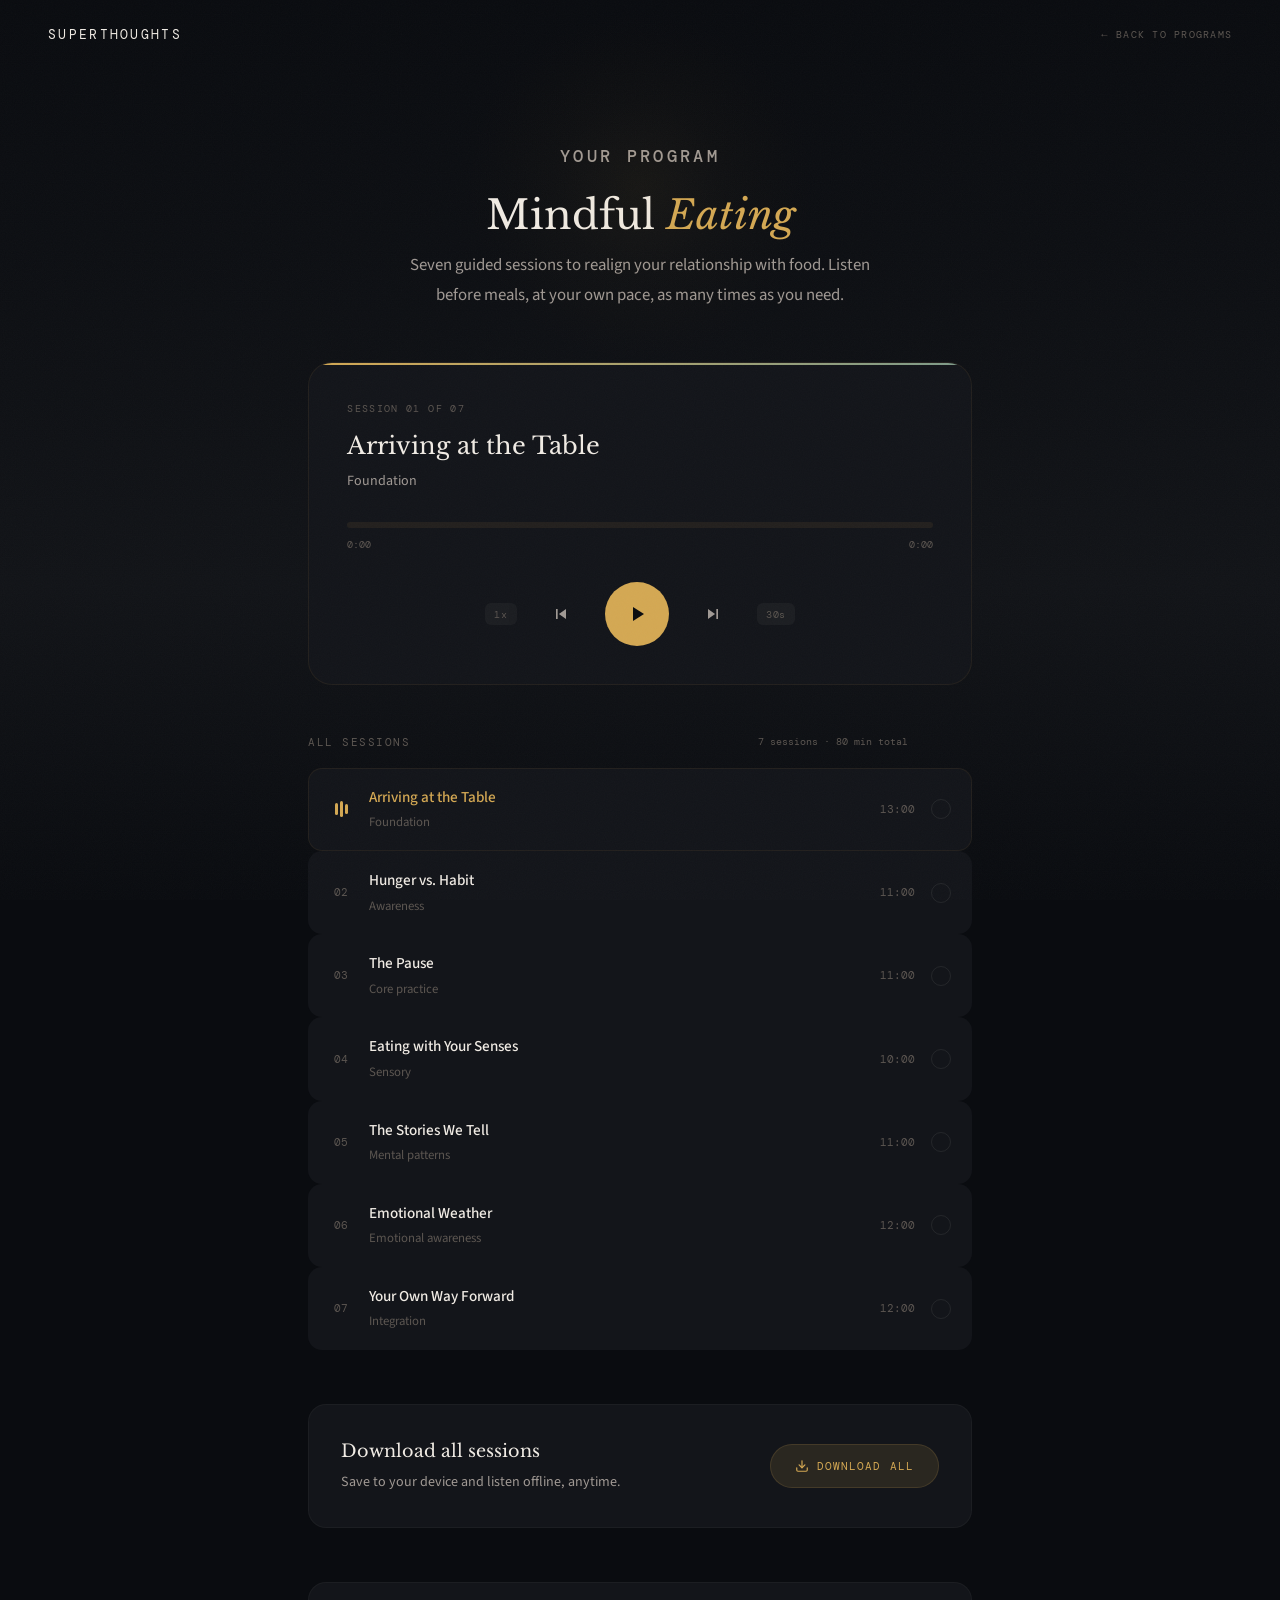
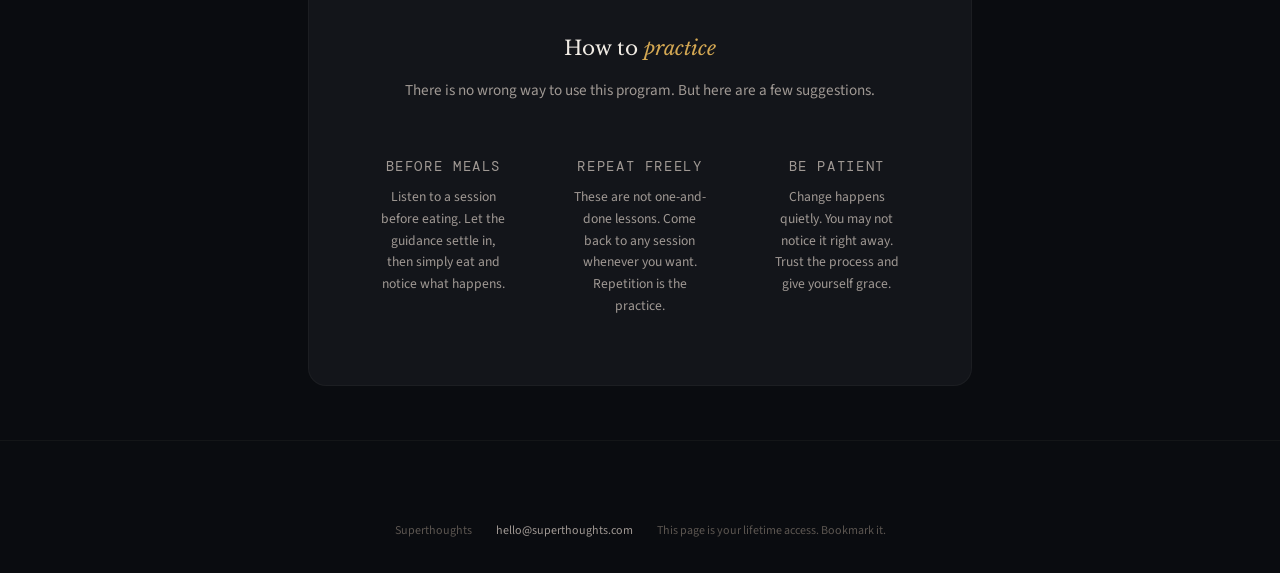
<file: listen.html>
<!DOCTYPE html>
<html lang="en">
<head>
  <meta charset="UTF-8">
  <meta name="viewport" content="width=device-width, initial-scale=1.0">
  <link rel="icon" type="image/svg+xml" href="data:image/svg+xml,<svg xmlns='http://www.w3.org/2000/svg' viewBox='0 0 100 100'><rect width='100' height='100' rx='18' fill='%230a0c10'/><text x='50' y='72' font-family='Georgia,serif' font-size='68' font-weight='400' font-style='italic' fill='%23d4a853' text-anchor='middle'>S</text></svg>">
  <title>Your Program — Mindful Eating — Superthoughts</title>
  <meta name="robots" content="noindex, nofollow">
  <link rel="preconnect" href="https://fonts.googleapis.com">
  <link rel="preconnect" href="https://fonts.gstatic.com" crossorigin>
  <link href="https://fonts.googleapis.com/css2?family=Libre+Baskerville:ital,wght@0,400;0,700;1,400&family=DM+Mono:wght@400;500&family=Source+Sans+3:wght@400;500;600&display=swap" rel="stylesheet">
  <link rel="stylesheet" href="style.css">
  <style>
    body {
      background-image: linear-gradient(180deg, #0a0c10 0%, #0e1014 35%, #121418 65%, #0a0c10 100%);
      background-attachment: fixed;
      min-height: 100vh;
    }

    .container { max-width: 760px; }

    /* Welcome */
    .welcome {
      padding: clamp(3rem, 8vh, 5rem) 0 clamp(2rem, 4vh, 3rem);
      text-align: center;
      position: relative;
    }

    .welcome h1 {
      font-family: var(--font-display);
      font-size: clamp(1.75rem, 4vw, 2.5rem);
      font-weight: 400;
      line-height: 1.2;
      margin-bottom: 0.75rem;
    }

    .welcome h1 em { font-style: italic; color: var(--amber); }

    .welcome p {
      font-size: 1.05rem;
      color: var(--text-muted);
      max-width: 480px;
      margin: 0 auto;
      line-height: 1.75;
    }

    /* Player */
    .now-playing { padding: 1rem 0 2rem; }

    .player-card {
      background: var(--bg-card);
      border: 1px solid rgba(212, 168, 83, 0.08);
      border-radius: 24px;
      padding: clamp(1.5rem, 3vw, 2.5rem);
      position: relative;
      overflow: hidden;
    }

    .player-card::before {
      content: '';
      position: absolute;
      top: 0; left: 0; right: 0;
      height: 2px;
      background: linear-gradient(90deg, var(--amber), var(--sage));
    }

    .player-session-label {
      font-family: var(--font-mono);
      font-size: 0.6rem;
      text-transform: uppercase;
      letter-spacing: 0.14em;
      color: var(--text-faint);
      margin-bottom: 0.5rem;
    }

    .player-session-title {
      font-family: var(--font-display);
      font-size: clamp(1.2rem, 2.5vw, 1.5rem);
      font-weight: 400;
      margin-bottom: 0.25rem;
    }

    .player-session-focus {
      font-size: 0.88rem;
      color: var(--text-muted);
      margin-bottom: 1.75rem;
    }

    .player-progress {
      width: 100%;
      height: 6px;
      background: rgba(212, 168, 83, 0.08);
      border-radius: 3px;
      cursor: pointer;
      margin-bottom: 0.5rem;
      position: relative;
    }

    .player-progress-fill {
      height: 100%;
      background: linear-gradient(90deg, var(--amber), var(--sage));
      border-radius: 3px;
      width: 35%;
      transition: width 0.1s linear;
      position: relative;
    }

    .player-progress-fill::after {
      content: '';
      position: absolute;
      right: -5px; top: 50%;
      transform: translateY(-50%);
      width: 14px; height: 14px;
      background: var(--amber);
      border-radius: 50%;
      box-shadow: 0 0 12px rgba(212, 168, 83, 0.2);
      opacity: 0;
      transition: opacity 0.2s;
    }

    .player-card:hover .player-progress-fill::after { opacity: 1; }

    .player-times {
      display: flex;
      justify-content: space-between;
      font-family: var(--font-mono);
      font-size: 0.65rem;
      color: var(--text-faint);
      margin-bottom: 1.75rem;
    }

    .player-controls {
      display: flex;
      align-items: center;
      justify-content: center;
      gap: 1.5rem;
    }

    .player-btn {
      background: none;
      border: none;
      color: var(--text-muted);
      cursor: pointer;
      transition: color 0.2s, transform 0.2s;
      display: flex;
      align-items: center;
      justify-content: center;
    }

    .player-btn:hover { color: var(--text); }
    .player-btn--skip { width: 40px; height: 40px; }

    .player-btn--play {
      width: 64px; height: 64px;
      background: var(--amber);
      border-radius: 50%;
      color: var(--bg);
      transition: transform 0.2s var(--ease), box-shadow 0.2s;
    }

    .player-btn--play:hover {
      transform: scale(1.06);
      box-shadow: 0 4px 24px rgba(212, 168, 83, 0.3);
      color: var(--bg);
    }

    .player-btn--speed {
      font-family: var(--font-mono);
      font-size: 0.65rem;
      letter-spacing: 0.05em;
      color: var(--text-faint);
      padding: 0.3rem 0.6rem;
      border-radius: 6px;
      background: rgba(240, 235, 228, 0.04);
    }

    .player-btn--speed:hover { background: rgba(240, 235, 228, 0.08); }

    /* Sessions list */
    .sessions { padding: 1rem 0 clamp(3rem, 6vh, 5rem); }

    .sessions-header {
      display: flex;
      align-items: center;
      justify-content: space-between;
      margin-bottom: 1rem;
    }

    .sessions-title {
      font-family: var(--font-mono);
      font-size: 0.68rem;
      text-transform: uppercase;
      letter-spacing: 0.14em;
      color: var(--text-faint);
    }

    .sessions-meta {
      font-family: var(--font-mono);
      font-size: 0.62rem;
      color: var(--text-faint);
    }

    .session-item {
      display: flex;
      align-items: center;
      gap: 1rem;
      padding: 1rem 1.25rem;
      border-radius: 14px;
      cursor: pointer;
      transition: background 0.2s;
      border: 1px solid transparent;
    }

    .session-item:hover { background: rgba(212, 168, 83, 0.03); }

    .session-item.active {
      background: var(--bg-card);
      border-color: rgba(212, 168, 83, 0.08);
    }

    .session-number {
      font-family: var(--font-mono);
      font-size: 0.7rem;
      color: var(--text-faint);
      width: 24px;
      text-align: center;
      flex-shrink: 0;
    }

    .session-item.active .session-number { color: var(--amber); }

    .session-playing-icon {
      display: none;
      width: 24px;
      justify-content: center;
      align-items: center;
      gap: 2px;
      flex-shrink: 0;
    }

    .session-item.active .session-playing-icon { display: flex; }
    .session-item.active .session-number { display: none; }

    .session-playing-icon span {
      width: 3px;
      background: var(--amber);
      border-radius: 2px;
      animation: bars 0.8s ease-in-out infinite;
    }

    .session-playing-icon span:nth-child(1) { height: 12px; animation-delay: 0s; }
    .session-playing-icon span:nth-child(2) { height: 16px; animation-delay: 0.15s; }
    .session-playing-icon span:nth-child(3) { height: 10px; animation-delay: 0.3s; }

    @keyframes bars {
      0%, 100% { transform: scaleY(0.5); }
      50% { transform: scaleY(1); }
    }

    .session-info { flex: 1; min-width: 0; }
    .session-name { font-size: 0.95rem; font-weight: 500; color: var(--text); margin-bottom: 0.1rem; }
    .session-item.active .session-name { color: var(--amber); }
    .session-focus { font-size: 0.8rem; color: var(--text-faint); }
    .session-duration { font-family: var(--font-mono); font-size: 0.7rem; color: var(--text-faint); flex-shrink: 0; }

    .session-check {
      width: 20px; height: 20px;
      border-radius: 50%;
      border: 1.5px solid rgba(240, 235, 228, 0.08);
      flex-shrink: 0;
      display: flex;
      align-items: center;
      justify-content: center;
      transition: all 0.3s;
    }

    .session-check.completed { background: var(--sage); border-color: var(--sage); }
    .session-check.completed svg { opacity: 1; }
    .session-check svg { opacity: 0; transition: opacity 0.3s; }

    /* Download */
    .download-section { padding: 0 0 clamp(3rem, 6vh, 5rem); }

    .download-card {
      background: var(--bg-card);
      border: 1px solid rgba(240, 235, 228, 0.04);
      border-radius: 18px;
      padding: 2rem;
      display: flex;
      align-items: center;
      justify-content: space-between;
      gap: 1.5rem;
    }

    .download-info h3 { font-family: var(--font-display); font-size: 1.1rem; font-weight: 400; margin-bottom: 0.25rem; }
    .download-info p { font-size: 0.88rem; color: var(--text-muted); }

    .download-btn {
      display: inline-flex;
      align-items: center;
      gap: 0.5rem;
      padding: 0.7rem 1.5rem;
      border-radius: 50px;
      background: var(--amber-deep);
      color: var(--amber);
      font-family: var(--font-mono);
      font-size: 0.7rem;
      text-transform: uppercase;
      letter-spacing: 0.1em;
      border: 1px solid rgba(212, 168, 83, 0.15);
      transition: all 0.3s;
      cursor: pointer;
      white-space: nowrap;
    }

    .download-btn:hover {
      background: rgba(212, 168, 83, 0.18);
      border-color: rgba(212, 168, 83, 0.3);
    }

    /* Guide */
    .guide-note { padding: 0 0 clamp(3rem, 6vh, 5rem); }

    .guide-card {
      background: var(--bg-card);
      border: 1px solid rgba(240, 235, 228, 0.04);
      border-radius: 18px;
      padding: clamp(2rem, 4vw, 3rem);
      text-align: center;
    }

    .guide-card h3 { font-family: var(--font-display); font-size: 1.25rem; font-weight: 400; margin-bottom: 0.75rem; }
    .guide-card h3 em { font-style: italic; color: var(--amber); }
    .guide-card > p { font-size: 0.95rem; color: var(--text-muted); max-width: 480px; margin: 0 auto; line-height: 1.8; }

    .guide-tips {
      display: grid;
      grid-template-columns: repeat(3, 1fr);
      gap: 1.5rem;
      margin-top: 2rem;
      text-align: center;
    }

    .guide-tip { padding: 1.25rem; }
    .guide-tip-icon { font-family: var(--font-mono); font-size: 0.6rem; text-transform: uppercase; letter-spacing: 0.12em; color: var(--amber); margin-bottom: 0.5rem; }
    .guide-tip p { font-size: 0.85rem; color: var(--text-muted); line-height: 1.6; }

    /* Breathing */
    .breath-canvas { position: fixed; inset: 0; z-index: 0; pointer-events: none; overflow: hidden; }
    .breath-orb { position: absolute; border-radius: 50%; filter: blur(80px); opacity: 0; transition: opacity 1.5s ease; }
    .breath-canvas.active .breath-orb { opacity: 1; }

    .breath-orb--1 {
      width: 300px; height: 300px;
      background: radial-gradient(circle, rgba(212, 168, 83, 0.08) 0%, transparent 70%);
      top: 20%; left: 30%;
      animation: breathe1 8s ease-in-out infinite;
    }

    .breath-orb--2 {
      width: 250px; height: 250px;
      background: radial-gradient(circle, rgba(125, 155, 138, 0.06) 0%, transparent 70%);
      top: 35%; right: 25%;
      animation: breathe2 10s ease-in-out infinite;
    }

    .breath-orb--3 {
      width: 200px; height: 200px;
      background: radial-gradient(circle, rgba(184, 146, 154, 0.05) 0%, transparent 70%);
      bottom: 30%; left: 40%;
      animation: breathe3 12s ease-in-out infinite;
    }

    @keyframes breathe1 {
      0%, 100% { transform: translate(0, 0) scale(1); opacity: 0.5; }
      25% { transform: translate(30px, -20px) scale(1.15); opacity: 0.8; }
      50% { transform: translate(-10px, 15px) scale(1.05); opacity: 0.6; }
      75% { transform: translate(20px, 10px) scale(1.2); opacity: 0.9; }
    }

    @keyframes breathe2 {
      0%, 100% { transform: translate(0, 0) scale(1); opacity: 0.4; }
      30% { transform: translate(-25px, 15px) scale(1.2); opacity: 0.7; }
      60% { transform: translate(15px, -10px) scale(0.95); opacity: 0.5; }
      85% { transform: translate(-10px, -20px) scale(1.1); opacity: 0.8; }
    }

    @keyframes breathe3 {
      0%, 100% { transform: translate(0, 0) scale(1); opacity: 0.3; }
      35% { transform: translate(20px, 20px) scale(1.25); opacity: 0.6; }
      65% { transform: translate(-15px, -10px) scale(1.1); opacity: 0.5; }
    }

    .nav, .welcome, .now-playing, .sessions, .download-section, .guide-note, .footer {
      position: relative; z-index: 1;
    }

    @media (max-width: 600px) {
      .guide-tips { grid-template-columns: 1fr; gap: 0.5rem; }
      .download-card { flex-direction: column; text-align: center; }
      .player-controls { gap: 1rem; }
      .player-btn--play { width: 56px; height: 56px; }
    }
  </style>
</head>
<body>

  <div class="breath-canvas" id="breathCanvas">
    <div class="breath-orb breath-orb--1"></div>
    <div class="breath-orb breath-orb--2"></div>
    <div class="breath-orb breath-orb--3"></div>
  </div>

  <nav class="nav">
    <div class="nav-inner">
      <a href="#" class="logo">
        <span class="logo-text" style="font-size:0.8rem;">Superthoughts</span>
      </a>
      <a href="#" style="font-family:var(--font-mono);font-size:0.65rem;text-transform:uppercase;letter-spacing:0.12em;color:var(--text-faint);transition:color 0.3s;">&larr; Back to programs</a>
    </div>
  </nav>

  <section class="welcome">
    <div class="glow glow--amber" style="top:-30%;left:50%;transform:translateX(-50%);width:400px;height:400px;"></div>
    <div class="container">
      <p class="tag" style="margin-bottom: 1.25rem;">Your program</p>
      <h1>Mindful <em>Eating</em></h1>
      <p>Seven guided sessions to realign your relationship with food. Listen before meals, at your own pace, as many times as you need.</p>
    </div>
  </section>

  <section class="now-playing">
    <div class="container">
      <div class="player-card">
        <p class="player-session-label">Session 01 of 07</p>
        <h2 class="player-session-title">Arriving at the Table</h2>
        <p class="player-session-focus">Foundation</p>

        <div class="player-progress" id="progressBar">
          <div class="player-progress-fill" id="progressFill" style="width: 0%"></div>
        </div>
        <div class="player-times">
          <span id="currentTime">0:00</span>
          <span id="totalTime">0:00</span>
        </div>

        <div class="player-controls">
          <button class="player-btn player-btn--speed">1x</button>
          <button class="player-btn player-btn--skip" aria-label="Previous">
            <svg width="20" height="20" viewBox="0 0 24 24" fill="currentColor"><path d="M6 6h2v12H6zm3.5 6l8.5 6V6z"/></svg>
          </button>
          <button class="player-btn player-btn--play" id="playBtn" aria-label="Play">
            <svg width="24" height="24" viewBox="0 0 24 24" fill="currentColor"><path d="M8 5v14l11-7z"/></svg>
          </button>
          <button class="player-btn player-btn--skip" aria-label="Next">
            <svg width="20" height="20" viewBox="0 0 24 24" fill="currentColor"><path d="M6 18l8.5-6L6 6v12zM16 6v12h2V6h-2z"/></svg>
          </button>
          <button class="player-btn player-btn--speed">30s</button>
        </div>
      </div>
    </div>
  </section>

  <section class="sessions">
    <div class="container">
      <div class="sessions-header">
        <span class="sessions-title">All sessions</span>
        <span class="sessions-meta">7 sessions &middot; 80 min total</span>
      </div>

      <div class="session-item active" data-index="0">
        <span class="session-number">01</span>
        <div class="session-playing-icon"><span></span><span></span><span></span></div>
        <div class="session-info"><div class="session-name">Arriving at the Table</div><div class="session-focus">Foundation</div></div>
        <span class="session-duration">13:00</span>
        <div class="session-check"><svg width="10" height="10" viewBox="0 0 24 24" fill="none" stroke="#0a0c10" stroke-width="3" stroke-linecap="round" stroke-linejoin="round"><polyline points="20 6 9 17 4 12"></polyline></svg></div>
      </div>

      <div class="session-item" data-index="1">
        <span class="session-number">02</span>
        <div class="session-playing-icon"><span></span><span></span><span></span></div>
        <div class="session-info"><div class="session-name">Hunger vs. Habit</div><div class="session-focus">Awareness</div></div>
        <span class="session-duration">11:00</span>
        <div class="session-check"><svg width="10" height="10" viewBox="0 0 24 24" fill="none" stroke="#0a0c10" stroke-width="3" stroke-linecap="round" stroke-linejoin="round"><polyline points="20 6 9 17 4 12"></polyline></svg></div>
      </div>

      <div class="session-item" data-index="2">
        <span class="session-number">03</span>
        <div class="session-playing-icon"><span></span><span></span><span></span></div>
        <div class="session-info"><div class="session-name">The Pause</div><div class="session-focus">Core practice</div></div>
        <span class="session-duration">11:00</span>
        <div class="session-check"><svg width="10" height="10" viewBox="0 0 24 24" fill="none" stroke="#0a0c10" stroke-width="3" stroke-linecap="round" stroke-linejoin="round"><polyline points="20 6 9 17 4 12"></polyline></svg></div>
      </div>

      <div class="session-item" data-index="3">
        <span class="session-number">04</span>
        <div class="session-playing-icon"><span></span><span></span><span></span></div>
        <div class="session-info"><div class="session-name">Eating with Your Senses</div><div class="session-focus">Sensory</div></div>
        <span class="session-duration">10:00</span>
        <div class="session-check"><svg width="10" height="10" viewBox="0 0 24 24" fill="none" stroke="#0a0c10" stroke-width="3" stroke-linecap="round" stroke-linejoin="round"><polyline points="20 6 9 17 4 12"></polyline></svg></div>
      </div>

      <div class="session-item" data-index="4">
        <span class="session-number">05</span>
        <div class="session-playing-icon"><span></span><span></span><span></span></div>
        <div class="session-info"><div class="session-name">The Stories We Tell</div><div class="session-focus">Mental patterns</div></div>
        <span class="session-duration">11:00</span>
        <div class="session-check"><svg width="10" height="10" viewBox="0 0 24 24" fill="none" stroke="#0a0c10" stroke-width="3" stroke-linecap="round" stroke-linejoin="round"><polyline points="20 6 9 17 4 12"></polyline></svg></div>
      </div>

      <div class="session-item" data-index="5">
        <span class="session-number">06</span>
        <div class="session-playing-icon"><span></span><span></span><span></span></div>
        <div class="session-info"><div class="session-name">Emotional Weather</div><div class="session-focus">Emotional awareness</div></div>
        <span class="session-duration">12:00</span>
        <div class="session-check"><svg width="10" height="10" viewBox="0 0 24 24" fill="none" stroke="#0a0c10" stroke-width="3" stroke-linecap="round" stroke-linejoin="round"><polyline points="20 6 9 17 4 12"></polyline></svg></div>
      </div>

      <div class="session-item" data-index="6">
        <span class="session-number">07</span>
        <div class="session-playing-icon"><span></span><span></span><span></span></div>
        <div class="session-info"><div class="session-name">Your Own Way Forward</div><div class="session-focus">Integration</div></div>
        <span class="session-duration">12:00</span>
        <div class="session-check"><svg width="10" height="10" viewBox="0 0 24 24" fill="none" stroke="#0a0c10" stroke-width="3" stroke-linecap="round" stroke-linejoin="round"><polyline points="20 6 9 17 4 12"></polyline></svg></div>
      </div>
    </div>
  </section>

  <section class="download-section">
    <div class="container">
      <div class="download-card">
        <div class="download-info">
          <h3>Download all sessions</h3>
          <p>Save to your device and listen offline, anytime.</p>
        </div>
        <a href="#" class="download-btn" id="downloadAll">
          <svg width="14" height="14" viewBox="0 0 24 24" fill="none" stroke="currentColor" stroke-width="2" stroke-linecap="round" stroke-linejoin="round"><path d="M21 15v4a2 2 0 01-2 2H5a2 2 0 01-2-2v-4"/><polyline points="7 10 12 15 17 10"/><line x1="12" y1="15" x2="12" y2="3"/></svg>
          Download all
        </a>
      </div>
    </div>
  </section>

  <section class="guide-note">
    <div class="container">
      <div class="guide-card">
        <h3>How to <em>practice</em></h3>
        <p>There is no wrong way to use this program. But here are a few suggestions.</p>
        <div class="guide-tips">
          <div class="guide-tip">
            <p class="guide-tip-icon">Before meals</p>
            <p>Listen to a session before eating. Let the guidance settle in, then simply eat and notice what happens.</p>
          </div>
          <div class="guide-tip">
            <p class="guide-tip-icon">Repeat freely</p>
            <p>These are not one-and-done lessons. Come back to any session whenever you want. Repetition is the practice.</p>
          </div>
          <div class="guide-tip">
            <p class="guide-tip-icon">Be patient</p>
            <p>Change happens quietly. You may not notice it right away. Trust the process and give yourself grace.</p>
          </div>
        </div>
      </div>
    </div>
  </section>

  <footer class="footer">
    <div class="container">
      <div class="footer-bottom" style="justify-content: center; gap: 1.5rem;">
        <p>Superthoughts</p>
        <p><a href="mailto:hello@superthoughts.com" style="color:var(--text-muted);transition:color 0.3s;">hello@superthoughts.com</a></p>
        <p>This page is your lifetime access. Bookmark it.</p>
      </div>
    </div>
  </footer>

  <script>
    const CDN = 'https://superthoughts-audio.b-cdn.net/mindful-eating';
    const sessions = [
      { title: 'Arriving at the Table', focus: 'Foundation', file: '01%20-%20Mindful%20Eating%20-%20Arriving%20at%20the%20Table.mp3' },
      { title: 'Hunger vs. Habit', focus: 'Awareness', file: '02%20-%20Mindful%20Eating%20-%20Hunger%20vs.%20Habit.mp3' },
      { title: 'The Pause', focus: 'Core practice', file: '03%20-%20Mindful%20Eating%20-%20The%20Pause.mp3' },
      { title: 'Eating with Your Senses', focus: 'Sensory', file: '04%20-%20Mindful%20Eating%20-%20Eating%20with%20Your%20Senses.mp3' },
      { title: 'The Stories We Tell', focus: 'Mental patterns', file: '05%20-%20Mindful%20Eating%20-%20The%20Stories%20We%20Tell.mp3' },
      { title: 'Emotional Weather', focus: 'Emotional awareness', file: '06%20-%20Mindful%20Eating%20-%20Emotional%20Weather.mp3' },
      { title: 'Your Own Way Forward', focus: 'Integration', file: '07%20-%20Mindful%20Eating%20-%20Your%20Own%20Way%20Forward.mp3' }
    ];

    const audio = new Audio();
    audio.preload = 'metadata';
    let currentIndex = 0;
    let isPlaying = false;

    const breathCanvas = document.getElementById('breathCanvas');
    const playBtn = document.getElementById('playBtn');
    const progressBar = document.getElementById('progressBar');
    const progressFill = document.getElementById('progressFill');
    const currentTimeEl = document.getElementById('currentTime');
    const totalTimeEl = document.getElementById('totalTime');
    const items = document.querySelectorAll('.session-item');
    const playIcon = '<svg width="24" height="24" viewBox="0 0 24 24" fill="currentColor"><path d="M8 5v14l11-7z"/></svg>';
    const pauseIcon = '<svg width="24" height="24" viewBox="0 0 24 24" fill="currentColor"><rect x="6" y="4" width="4" height="16"/><rect x="14" y="4" width="4" height="16"/></svg>';

    // Completed sessions stored in localStorage
    const STORAGE_KEY = 'st_me_completed';
    function getCompleted() {
      try { return JSON.parse(localStorage.getItem(STORAGE_KEY)) || []; } catch { return []; }
    }
    function markCompleted(idx) {
      const c = getCompleted();
      if (!c.includes(idx)) { c.push(idx); localStorage.setItem(STORAGE_KEY, JSON.stringify(c)); }
      updateCheckmarks();
    }
    function updateCheckmarks() {
      const c = getCompleted();
      items.forEach((item, i) => {
        const check = item.querySelector('.session-check');
        if (c.includes(i)) check.classList.add('completed');
        else check.classList.remove('completed');
      });
    }
    updateCheckmarks();

    function fmt(sec) {
      if (!sec || !isFinite(sec)) return '0:00';
      const m = Math.floor(sec / 60);
      const s = Math.floor(sec % 60);
      return m + ':' + String(s).padStart(2, '0');
    }

    function loadSession(idx, autoplay) {
      currentIndex = idx;
      const s = sessions[idx];
      audio.src = CDN + '/' + s.file;
      document.querySelector('.player-session-label').textContent = 'Session ' + String(idx + 1).padStart(2, '0') + ' of 07';
      document.querySelector('.player-session-title').textContent = s.title;
      document.querySelector('.player-session-focus').textContent = s.focus;
      progressFill.style.width = '0%';
      currentTimeEl.textContent = '0:00';
      items.forEach(i => i.classList.remove('active'));
      items[idx].classList.add('active');
      if (autoplay) {
        audio.play();
        isPlaying = true;
        playBtn.innerHTML = pauseIcon;
        breathCanvas.classList.add('active');
      } else {
        isPlaying = false;
        playBtn.innerHTML = playIcon;
        breathCanvas.classList.remove('active');
      }
    }

    // Load first session
    loadSession(0, false);

    // Play / pause
    playBtn.addEventListener('click', () => {
      if (isPlaying) {
        audio.pause();
        isPlaying = false;
        playBtn.innerHTML = playIcon;
        breathCanvas.classList.remove('active');
      } else {
        audio.play();
        isPlaying = true;
        playBtn.innerHTML = pauseIcon;
        breathCanvas.classList.add('active');
      }
    });

    // Progress update
    audio.addEventListener('timeupdate', () => {
      if (!audio.duration) return;
      const pct = (audio.currentTime / audio.duration) * 100;
      progressFill.style.width = pct + '%';
      currentTimeEl.textContent = fmt(audio.currentTime);
    });

    audio.addEventListener('loadedmetadata', () => {
      totalTimeEl.textContent = fmt(audio.duration);
    });

    // Seek
    progressBar.addEventListener('click', (e) => {
      if (!audio.duration) return;
      const rect = progressBar.getBoundingClientRect();
      const pct = (e.clientX - rect.left) / rect.width;
      audio.currentTime = pct * audio.duration;
    });

    // Session ended: mark complete, auto-advance
    audio.addEventListener('ended', () => {
      markCompleted(currentIndex);
      if (currentIndex < sessions.length - 1) {
        loadSession(currentIndex + 1, true);
      } else {
        isPlaying = false;
        playBtn.innerHTML = playIcon;
        breathCanvas.classList.remove('active');
      }
    });

    // Click session items
    items.forEach((item, i) => {
      item.addEventListener('click', () => { loadSession(i, true); });
    });

    // Skip buttons
    const skipBtns = document.querySelectorAll('.player-btn--skip');
    skipBtns[0].addEventListener('click', () => {
      if (currentIndex > 0) loadSession(currentIndex - 1, isPlaying);
    });
    skipBtns[1].addEventListener('click', () => {
      if (currentIndex < sessions.length - 1) loadSession(currentIndex + 1, isPlaying);
    });

    // Speed
    const speeds = [1, 1.25, 1.5, 0.75];
    let speedIdx = 0;
    const speedBtns = document.querySelectorAll('.player-btn--speed');
    speedBtns[0].addEventListener('click', () => {
      speedIdx = (speedIdx + 1) % speeds.length;
      audio.playbackRate = speeds[speedIdx];
      speedBtns[0].textContent = speeds[speedIdx] + 'x';
    });

    // 30s skip forward
    speedBtns[1].addEventListener('click', () => {
      if (audio.duration) audio.currentTime = Math.min(audio.currentTime + 30, audio.duration);
    });

    // Download all
    document.getElementById('downloadAll').addEventListener('click', (e) => {
      e.preventDefault();
      sessions.forEach((s, i) => {
        const a = document.createElement('a');
        a.href = CDN + '/' + s.file;
        a.download = '';
        a.target = '_blank';
        document.body.appendChild(a);
        setTimeout(() => { a.click(); a.remove(); }, i * 500);
      });
    });
  </script>

</body>
</html>
</file>
<file: style.css>
/* =============================================
   SUPERTHOUGHTS — MINDFUL EATING
   Premium warm-dark design system
   ============================================= */

:root {
  /* Deep dark palette — warm but not brown */
  --bg: #0a0c10;
  --bg-alt: #0e1014;
  --bg-card: #13151a;
  --bg-elevated: #1a1c22;
  --bg-glass: rgba(19, 21, 26, 0.7);

  /* Text */
  --text: #f0ebe4;
  --text-muted: #a09994;
  --text-faint: #5c5651;

  /* Accents */
  --amber: #d4a853;
  --amber-light: #e8c677;
  --amber-deep: rgba(212, 168, 83, 0.12);
  --sage: #7d9b8a;
  --sage-deep: rgba(125, 155, 138, 0.1);
  --rose: #b8929a;
  --rose-deep: rgba(184, 146, 154, 0.08);

  /* Typography */
  --font-display: 'Libre Baskerville', Georgia, serif;
  --font-body: 'Source Sans 3', -apple-system, sans-serif;
  --font-mono: 'DM Mono', 'IBM Plex Mono', monospace;

  /* Motion */
  --ease: cubic-bezier(0.16, 1, 0.3, 1);
  --ease-smooth: cubic-bezier(0.45, 0, 0.15, 1);
  --ease-out: cubic-bezier(0, 0, 0.2, 1);

  /* Spacing */
  --section-pad: clamp(5rem, 12vw, 9rem);
}

/* ===== RESET ===== */
*, *::before, *::after { margin: 0; padding: 0; box-sizing: border-box; }

html {
  scroll-behavior: smooth;
  -webkit-font-smoothing: antialiased;
  -moz-osx-font-smoothing: grayscale;
}

body {
  font-family: var(--font-body);
  color: var(--text);
  background: var(--bg);
  line-height: 1.7;
  overflow-x: hidden;
  opacity: 0;
  animation: pageEntrance 0.8s ease-out 0.1s forwards;
}

@keyframes pageEntrance {
  from { opacity: 0; }
  to { opacity: 1; }
}

img { max-width: 100%; height: auto; display: block; }
a { text-decoration: none; color: inherit; }
button { font-family: inherit; cursor: pointer; border: none; background: none; }

/* ===== FILM GRAIN OVERLAY ===== */
body::after {
  content: '';
  position: fixed;
  inset: 0;
  z-index: 9998;
  pointer-events: none;
  opacity: 0.025;
  background-image: url("data:image/svg+xml,%3Csvg viewBox='0 0 256 256' xmlns='http://www.w3.org/2000/svg'%3E%3Cfilter id='noise'%3E%3CfeTurbulence type='fractalNoise' baseFrequency='0.9' numOctaves='4' stitchTiles='stitch'/%3E%3C/filter%3E%3Crect width='100%25' height='100%25' filter='url(%23noise)'/%3E%3C/svg%3E");
  background-repeat: repeat;
  background-size: 256px;
}

/* ===== LAYOUT ===== */
.container {
  max-width: 1200px;
  margin: 0 auto;
  padding: 0 clamp(1.5rem, 5vw, 3rem);
}

.container--narrow { max-width: 800px; }
.container--tight { max-width: 640px; }
.container--wide { max-width: 1400px; }

/* ===== TYPOGRAPHY ===== */
.tag {
  font-family: var(--font-mono);
  font-size: 0.68rem;
  font-weight: 500;
  text-transform: uppercase;
  letter-spacing: 0.2em;
  color: var(--amber);
}

.headline {
  font-family: var(--font-display);
  font-weight: 400;
  line-height: 1.05;
  color: var(--text);
  letter-spacing: -0.025em;
}

.headline--hero { font-size: clamp(3.5rem, 8vw, 7rem); line-height: 0.95; }
.headline--xl { font-size: clamp(3rem, 7vw, 5.5rem); }
.headline--lg { font-size: clamp(2.25rem, 5vw, 3.75rem); }
.headline--md { font-size: clamp(1.75rem, 3.5vw, 2.75rem); }
.headline--sm { font-size: clamp(1.5rem, 2.5vw, 2rem); }

.headline em {
  font-style: italic;
  color: var(--amber);
}

.body-lg {
  font-size: clamp(1.1rem, 1.6vw, 1.3rem);
  color: var(--text-muted);
  line-height: 1.8;
}

.body-xl {
  font-family: var(--font-display);
  font-size: clamp(1.3rem, 2.2vw, 1.75rem);
  color: var(--text-muted);
  line-height: 1.55;
  font-weight: 400;
}

/* ===== BUTTONS ===== */
.btn {
  display: inline-flex;
  align-items: center;
  gap: 0.6rem;
  padding: 1rem 2.5rem;
  border-radius: 60px;
  font-size: 0.92rem;
  font-weight: 600;
  border: 1.5px solid transparent;
  transition: all 0.4s var(--ease);
  position: relative;
  overflow: hidden;
}

.btn--primary {
  background: var(--amber);
  color: var(--bg);
  border-color: var(--amber);
}

.btn--primary:hover {
  background: var(--amber-light);
  border-color: var(--amber-light);
  transform: translateY(-2px);
  box-shadow: 0 8px 40px rgba(212, 168, 83, 0.3);
}

.btn--outline {
  background: transparent;
  color: var(--text);
  border-color: var(--text-faint);
}

.btn--outline:hover {
  border-color: var(--amber);
  color: var(--amber);
}

.btn--ghost {
  background: rgba(212, 168, 83, 0.08);
  color: var(--amber);
  border-color: rgba(212, 168, 83, 0.2);
}

.btn--ghost:hover {
  background: rgba(212, 168, 83, 0.15);
  border-color: rgba(212, 168, 83, 0.35);
}

.btn--full { width: 100%; justify-content: center; }
.btn--lg { padding: 1.15rem 3rem; font-size: 1rem; }

.btn-arrow {
  transition: transform 0.3s var(--ease);
  font-size: 1.1em;
}

.btn:hover .btn-arrow { transform: translateX(4px); }

/* ===== NAVIGATION ===== */
.nav {
  position: fixed;
  top: 0;
  left: 0;
  right: 0;
  z-index: 1000;
  padding: 1.5rem 0;
  transition: all 0.5s var(--ease);
}

.nav.scrolled {
  background: rgba(11, 10, 8, 0.92);
  backdrop-filter: blur(24px);
  -webkit-backdrop-filter: blur(24px);
  padding: 0.85rem 0;
  border-bottom: 1px solid rgba(240, 235, 228, 0.04);
}

.nav-inner {
  max-width: 1400px;
  margin: 0 auto;
  padding: 0 clamp(1.5rem, 5vw, 3rem);
  display: flex;
  align-items: center;
  justify-content: space-between;
}

.logo {
  display: flex;
  align-items: center;
  gap: 0.65rem;
  z-index: 10;
}

.logo-text {
  font-family: var(--font-mono);
  font-size: 0.85rem;
  color: var(--text);
  letter-spacing: 0.18em;
  text-transform: uppercase;
}

.nav-links {
  display: flex;
  align-items: center;
  gap: 2.5rem;
}

.nav-links a {
  font-size: 0.85rem;
  font-weight: 500;
  color: var(--text-muted);
  transition: color 0.3s;
}

.nav-links a:hover { color: var(--text); }

.nav-cta {
  background: var(--amber) !important;
  color: var(--bg) !important;
  padding: 0.55rem 1.5rem !important;
  border-radius: 50px;
  font-weight: 600 !important;
  transition: all 0.3s var(--ease) !important;
}

.nav-cta:hover {
  background: var(--amber-light) !important;
  transform: translateY(-1px);
}

.hamburger {
  display: none;
  flex-direction: column;
  gap: 5px;
  background: none;
  border: none;
  padding: 4px;
  z-index: 10;
}

.hamburger span {
  width: 24px;
  height: 1.5px;
  background: var(--text);
  border-radius: 2px;
  transition: all 0.3s var(--ease);
}

/* ===== HERO ===== */
.hero {
  position: relative;
  min-height: 100vh;
  display: flex;
  align-items: center;
  overflow: hidden;
  padding: clamp(8rem, 18vh, 12rem) 0 clamp(4rem, 10vh, 8rem);
}

.hero--short {
  min-height: auto;
  padding: clamp(9rem, 16vh, 12rem) 0 clamp(4rem, 8vh, 6rem);
}

/* Organic glow orbs — no blur filter to avoid gradient banding on dark backgrounds */
.glow {
  position: absolute;
  border-radius: 50%;
  pointer-events: none;
}

.glow--amber {
  width: 700px;
  height: 700px;
  background: radial-gradient(circle, rgba(212, 168, 83, 0.06) 0%, rgba(212, 168, 83, 0.025) 30%, rgba(212, 168, 83, 0.006) 55%, transparent 75%);
  animation: glowDrift 14s ease-in-out infinite;
}

.glow--sage {
  width: 600px;
  height: 600px;
  background: radial-gradient(circle, rgba(125, 155, 138, 0.045) 0%, rgba(125, 155, 138, 0.018) 30%, rgba(125, 155, 138, 0.004) 55%, transparent 75%);
  animation: glowDrift 18s ease-in-out infinite reverse;
}

.glow--rose {
  width: 550px;
  height: 550px;
  background: radial-gradient(circle, rgba(184, 146, 154, 0.035) 0%, rgba(184, 146, 154, 0.014) 30%, rgba(184, 146, 154, 0.003) 55%, transparent 75%);
  animation: glowDrift 12s ease-in-out infinite 3s;
}

@keyframes glowDrift {
  0%, 100% { transform: translate(0, 0) scale(1); }
  25% { transform: translate(30px, -40px) scale(1.08); }
  50% { transform: translate(-20px, 20px) scale(0.95); }
  75% { transform: translate(15px, 10px) scale(1.05); }
}

/* Dot grid texture */
.hero::before {
  content: '';
  position: absolute;
  inset: 0;
  background-image: radial-gradient(circle, rgba(240, 235, 228, 0.02) 1px, transparent 1px);
  background-size: 48px 48px;
  pointer-events: none;
}

.hero-content {
  position: relative;
  z-index: 2;
}

.hero-content .tag { margin-bottom: 1.75rem; }
.hero-content .headline { margin-bottom: 1.5rem; }

.hero-sub {
  max-width: 540px;
  margin-bottom: 2.5rem;
}

.hero-actions {
  display: flex;
  gap: 1rem;
  flex-wrap: wrap;
  align-items: center;
}

/* ===== MARQUEE / TRUST STRIP ===== */
.marquee {
  padding: 1.25rem 0;
  background: var(--bg-alt);
  border-top: 1px solid rgba(240, 235, 228, 0.03);
  border-bottom: 1px solid rgba(240, 235, 228, 0.03);
  overflow: hidden;
}

.marquee-track {
  display: flex;
  width: max-content;
  animation: marqueeScroll 35s linear infinite;
}

.marquee-content {
  display: flex;
  align-items: center;
  gap: 3rem;
  padding-right: 3rem;
  white-space: nowrap;
}

.marquee-content span {
  font-family: var(--font-mono);
  font-size: 0.7rem;
  text-transform: uppercase;
  letter-spacing: 0.14em;
  color: var(--text-faint);
}

.marquee-dot {
  width: 4px;
  height: 4px;
  border-radius: 50%;
  background: var(--amber);
  opacity: 0.4;
  flex-shrink: 0;
}

@keyframes marqueeScroll {
  0% { transform: translateX(0); }
  100% { transform: translateX(-50%); }
}

/* ===== EDITORIAL SECTION ===== */
.editorial {
  padding: var(--section-pad) 0;
}

.editorial-split {
  display: grid;
  grid-template-columns: 1fr 1fr;
  gap: clamp(3rem, 6vw, 6rem);
  align-items: start;
}

.editorial-lead {
  font-family: var(--font-display);
  font-size: clamp(1.4rem, 2.5vw, 2rem);
  line-height: 1.45;
  color: var(--text);
}

.editorial-body p {
  color: var(--text-muted);
  font-size: 1.08rem;
  line-height: 1.85;
  margin-bottom: 1.25rem;
}

/* ===== STATS ===== */
.stats-row {
  display: grid;
  grid-template-columns: repeat(3, 1fr);
  gap: 2rem;
  padding: clamp(4rem, 8vw, 6rem) 0;
  border-top: 1px solid rgba(240, 235, 228, 0.05);
  border-bottom: 1px solid rgba(240, 235, 228, 0.05);
}

.stat { text-align: center; }

.stat-value {
  font-family: var(--font-display);
  font-size: clamp(2.5rem, 5vw, 4rem);
  color: var(--amber);
  line-height: 1;
  margin-bottom: 0.5rem;
}

.stat-label {
  font-size: 0.88rem;
  color: var(--text-muted);
}

/* ===== FEATURE CARDS / PILLARS ===== */
.pillars {
  padding: var(--section-pad) 0;
  background: var(--bg-alt);
}

.pillars-header { margin-bottom: clamp(3rem, 6vw, 5rem); }

.pillars-grid {
  display: grid;
  grid-template-columns: repeat(3, 1fr);
  gap: 1.5rem;
}

.pillar {
  background: var(--bg-card);
  border: 1px solid rgba(240, 235, 228, 0.04);
  border-radius: 20px;
  padding: 2.5rem 2rem;
  transition: all 0.5s var(--ease);
  position: relative;
  overflow: hidden;
}

.pillar::before {
  content: '';
  position: absolute;
  top: 0; left: 0; right: 0;
  height: 2px;
  background: linear-gradient(90deg, var(--amber), var(--sage));
  opacity: 0;
  transition: opacity 0.5s;
}

.pillar:hover {
  transform: translateY(-6px);
  border-color: rgba(212, 168, 83, 0.12);
  box-shadow: 0 20px 60px rgba(0,0,0,0.4);
}

.pillar:hover::before { opacity: 1; }

.pillar-number {
  font-family: var(--font-mono);
  font-size: 0.68rem;
  color: var(--amber);
  letter-spacing: 0.1em;
  margin-bottom: 1.5rem;
  opacity: 0.6;
}

.pillar h3 {
  font-family: var(--font-display);
  font-size: 1.3rem;
  color: var(--text);
  margin-bottom: 0.85rem;
  font-weight: 400;
}

.pillar p {
  font-size: 0.92rem;
  color: var(--text-muted);
  line-height: 1.8;
}

/* ===== SESSIONS LIST ===== */
.sessions { padding: var(--section-pad) 0; }

.sessions-header {
  max-width: 600px;
  margin-bottom: clamp(3rem, 6vw, 5rem);
}

.session-list {
  display: flex;
  flex-direction: column;
  gap: 1px;
  background: rgba(240, 235, 228, 0.03);
  border-radius: 20px;
  overflow: hidden;
}

.session-item {
  display: grid;
  grid-template-columns: auto 1fr auto;
  gap: 1.5rem;
  align-items: center;
  padding: 1.5rem 2rem;
  background: var(--bg-card);
  transition: background 0.3s;
}

.session-item:hover { background: var(--bg-elevated); }

.session-num {
  font-family: var(--font-mono);
  font-size: 0.72rem;
  color: var(--text-faint);
  width: 2rem;
}

.session-info h4 {
  font-family: var(--font-display);
  font-size: 1.1rem;
  font-weight: 400;
  color: var(--text);
  margin-bottom: 0.2rem;
}

.session-info p {
  font-size: 0.85rem;
  color: var(--text-muted);
}

.session-meta {
  font-family: var(--font-mono);
  font-size: 0.72rem;
  color: var(--text-faint);
  text-align: right;
}

/* ===== TESTIMONIALS ===== */
.testimonials {
  padding: var(--section-pad) 0;
  background: var(--bg-alt);
}

.testimonials-header {
  text-align: center;
  margin-bottom: clamp(3rem, 6vw, 5rem);
}

.testimonials-grid {
  display: grid;
  grid-template-columns: repeat(3, 1fr);
  gap: 1.5rem;
}

.testimonial {
  background: var(--bg-card);
  border: 1px solid rgba(240, 235, 228, 0.04);
  border-radius: 20px;
  padding: 2.5rem;
  transition: transform 0.4s var(--ease), box-shadow 0.4s var(--ease);
}

.testimonial:hover {
  transform: translateY(-4px);
  box-shadow: 0 16px 48px rgba(0,0,0,0.3);
}

.testimonial-stars {
  color: var(--amber);
  font-size: 0.85rem;
  letter-spacing: 3px;
  margin-bottom: 1.25rem;
}

.testimonial blockquote {
  font-size: 1rem;
  color: var(--text-muted);
  line-height: 1.8;
  margin-bottom: 1.5rem;
  font-style: normal;
}

.testimonial blockquote strong { color: var(--text); }

.testimonial-author { font-size: 0.85rem; }

.testimonial-author strong {
  color: var(--text);
  display: block;
  margin-bottom: 0.1rem;
}

.testimonial-author span {
  color: var(--text-faint);
  font-size: 0.78rem;
}

/* ===== PRICING ===== */
.pricing {
  padding: var(--section-pad) 0;
  background: var(--bg-alt);
}

.pricing-card {
  max-width: 560px;
  margin: 0 auto;
  background: var(--bg-card);
  border: 1px solid rgba(212, 168, 83, 0.08);
  border-radius: 24px;
  padding: clamp(2.5rem, 5vw, 3.5rem);
  text-align: center;
  position: relative;
  overflow: hidden;
}

.pricing-card::before {
  content: '';
  position: absolute;
  top: 0; left: 0; right: 0;
  height: 3px;
  background: linear-gradient(90deg, var(--amber), var(--sage), var(--rose));
}

.pricing-amount {
  font-family: var(--font-display);
  font-size: clamp(3rem, 5vw, 4rem);
  color: var(--text);
  margin: 1.5rem 0 0.5rem;
}

.pricing-period {
  font-size: 0.88rem;
  color: var(--text-muted);
  margin-bottom: 2rem;
}

.pricing-features {
  list-style: none;
  text-align: left;
  margin-bottom: 2.5rem;
}

.pricing-features li {
  padding: 0.65rem 0;
  font-size: 0.92rem;
  color: var(--text-muted);
  border-bottom: 1px solid rgba(240, 235, 228, 0.03);
  display: flex;
  align-items: center;
  gap: 0.75rem;
}

.pricing-features li::before {
  content: '';
  width: 6px;
  height: 6px;
  border-radius: 50%;
  background: var(--sage);
  flex-shrink: 0;
}

/* ===== FAQ ===== */
.faq { padding: var(--section-pad) 0; }

.faq-header {
  text-align: center;
  margin-bottom: clamp(3rem, 6vw, 4rem);
}

.faq-list { max-width: 720px; margin: 0 auto; }

.faq-item { border-bottom: 1px solid rgba(240, 235, 228, 0.05); }

.faq-question {
  width: 100%;
  background: none;
  border: none;
  color: var(--text);
  font-family: var(--font-display);
  font-size: 1.12rem;
  text-align: left;
  padding: 1.5rem 0;
  display: flex;
  justify-content: space-between;
  align-items: center;
  gap: 1rem;
  transition: color 0.3s;
}

.faq-question:hover { color: var(--amber); }

.faq-icon {
  width: 24px;
  height: 24px;
  border-radius: 50%;
  border: 1px solid var(--text-faint);
  display: flex;
  align-items: center;
  justify-content: center;
  flex-shrink: 0;
  font-size: 0.9rem;
  color: var(--text-faint);
  transition: all 0.3s;
}

.faq-item.open .faq-icon {
  background: var(--amber);
  border-color: var(--amber);
  color: var(--bg);
  transform: rotate(45deg);
}

.faq-answer {
  max-height: 0;
  overflow: hidden;
  transition: max-height 0.4s var(--ease);
}

.faq-answer-inner {
  padding-bottom: 1.5rem;
  font-size: 0.97rem;
  color: var(--text-muted);
  line-height: 1.8;
}

/* ===== FORM STYLES ===== */
.form-card {
  background: var(--bg-card);
  border: 1px solid rgba(240, 235, 228, 0.06);
  border-radius: 24px;
  padding: clamp(2rem, 4vw, 3rem);
}

.form-group { margin-bottom: 1.25rem; }

.form-group label {
  display: block;
  font-size: 0.8rem;
  font-weight: 500;
  color: var(--text-muted);
  margin-bottom: 0.4rem;
  letter-spacing: 0.03em;
}

.form-group input,
.form-group select,
.form-group textarea {
  width: 100%;
  padding: 0.9rem 1.1rem;
  border: 1.5px solid rgba(240, 235, 228, 0.08);
  border-radius: 12px;
  font-family: var(--font-body);
  font-size: 0.92rem;
  color: var(--text);
  background: var(--bg-elevated);
  transition: border-color 0.3s, box-shadow 0.3s;
  outline: none;
}

.form-group input::placeholder,
.form-group textarea::placeholder {
  color: var(--text-faint);
}

.form-group input:focus,
.form-group select:focus,
.form-group textarea:focus {
  border-color: var(--amber);
  box-shadow: 0 0 0 3px rgba(212, 168, 83, 0.08);
}

/* ===== CTA SECTION ===== */
.cta-section {
  padding: var(--section-pad) 0;
  text-align: center;
  position: relative;
}

.cta-section .headline { margin-bottom: 1.25rem; }

.cta-section .body-lg {
  max-width: 520px;
  margin: 0 auto 2.5rem;
}

/* ===== FOOTER ===== */
.footer {
  background: var(--bg);
  border-top: 1px solid rgba(240, 235, 228, 0.04);
  padding: 3rem 0 2rem;
}

.footer-inner {
  display: flex;
  justify-content: space-between;
  align-items: center;
  gap: 2rem;
}

.footer-tagline {
  font-size: 0.82rem;
  color: var(--text-faint);
  line-height: 1.6;
}

.footer-links {
  display: flex;
  gap: 2rem;
}

.footer-links a {
  font-size: 0.82rem;
  color: var(--text-faint);
  transition: color 0.3s;
}

.footer-links a:hover { color: var(--amber); }

.footer-bottom {
  padding-top: 2rem;
  display: flex;
  justify-content: space-between;
  align-items: center;
  font-size: 0.75rem;
  color: var(--text-faint);
}

/* ===== SCROLL ANIMATIONS ===== */
.reveal {
  opacity: 0;
  transform: translateY(32px);
  transition: opacity 0.8s var(--ease-out), transform 0.8s var(--ease-out);
}

.reveal.visible {
  opacity: 1;
  transform: translateY(0);
}

.reveal-delay-1 { transition-delay: 0.12s; }
.reveal-delay-2 { transition-delay: 0.24s; }
.reveal-delay-3 { transition-delay: 0.36s; }
.reveal-delay-4 { transition-delay: 0.48s; }

/* Text reveal */
.text-reveal {
  overflow: hidden;
}

.text-reveal-inner {
  transform: translateY(110%);
  transition: transform 0.9s var(--ease);
}

.text-reveal.visible .text-reveal-inner {
  transform: translateY(0);
}

/* Horizontal rule accent */
.hr-accent {
  width: 48px;
  height: 2px;
  background: linear-gradient(90deg, var(--amber), transparent);
  border: none;
  margin: 2rem 0;
}

/* ===== PULL QUOTE ===== */
.pull-quote {
  padding: var(--section-pad) 0;
  text-align: center;
  position: relative;
}

.pull-quote blockquote {
  font-family: var(--font-display);
  font-size: clamp(1.5rem, 3vw, 2.5rem);
  color: var(--text);
  line-height: 1.45;
  font-style: italic;
  max-width: 700px;
  margin: 0 auto 1.5rem;
}

.pull-quote blockquote em {
  font-style: italic;
  color: var(--amber);
}

.pull-quote cite {
  font-style: normal;
  font-size: 0.88rem;
  color: var(--text-faint);
  font-family: var(--font-mono);
  letter-spacing: 0.06em;
}

/* ===== SOCIAL PROOF BAR ===== */
.proof-bar {
  display: flex;
  align-items: center;
  gap: 2rem;
  flex-wrap: wrap;
}

.proof-stat {
  display: flex;
  flex-direction: column;
}

.proof-stat-value {
  font-family: var(--font-display);
  font-size: 1.75rem;
  color: var(--text);
  line-height: 1;
  font-variant-numeric: tabular-nums;
}

.proof-stat-label {
  font-size: 0.78rem;
  color: var(--text-faint);
  margin-top: 0.25rem;
}

.proof-divider {
  width: 1px;
  height: 32px;
  background: rgba(240, 235, 228, 0.08);
}

/* ===== RESPONSIVE ===== */
@media (max-width: 1024px) {
  .pillars-grid { grid-template-columns: repeat(2, 1fr); }
  .testimonials-grid { grid-template-columns: repeat(2, 1fr); }
}

@media (max-width: 768px) {
  .hamburger { display: flex; }

  .nav-links {
    position: fixed;
    inset: 0;
    background: var(--bg);
    flex-direction: column;
    justify-content: center;
    align-items: center;
    gap: 2rem;
    opacity: 0;
    pointer-events: none;
    transition: opacity 0.3s;
  }

  .nav-links.open { opacity: 1; pointer-events: all; }
  .nav-links a { font-size: 1.2rem; color: var(--text) !important; }

  .hamburger.open span:nth-child(1) { transform: rotate(45deg) translate(5px, 5px); }
  .hamburger.open span:nth-child(2) { opacity: 0; }
  .hamburger.open span:nth-child(3) { transform: rotate(-45deg) translate(5px, -5px); }

  .editorial-split { grid-template-columns: 1fr; gap: 2rem; }
  .stats-row { grid-template-columns: 1fr; gap: 2.5rem; }
  .pillars-grid { grid-template-columns: 1fr; }
  .testimonials-grid { grid-template-columns: 1fr; }

  .hero-actions { flex-direction: column; }
  .hero-actions .btn { width: 100%; justify-content: center; }

  .footer-inner { flex-direction: column; text-align: center; }
  .footer-bottom { flex-direction: column; gap: 0.5rem; text-align: center; }

  .proof-bar { justify-content: center; }
}
</file>
